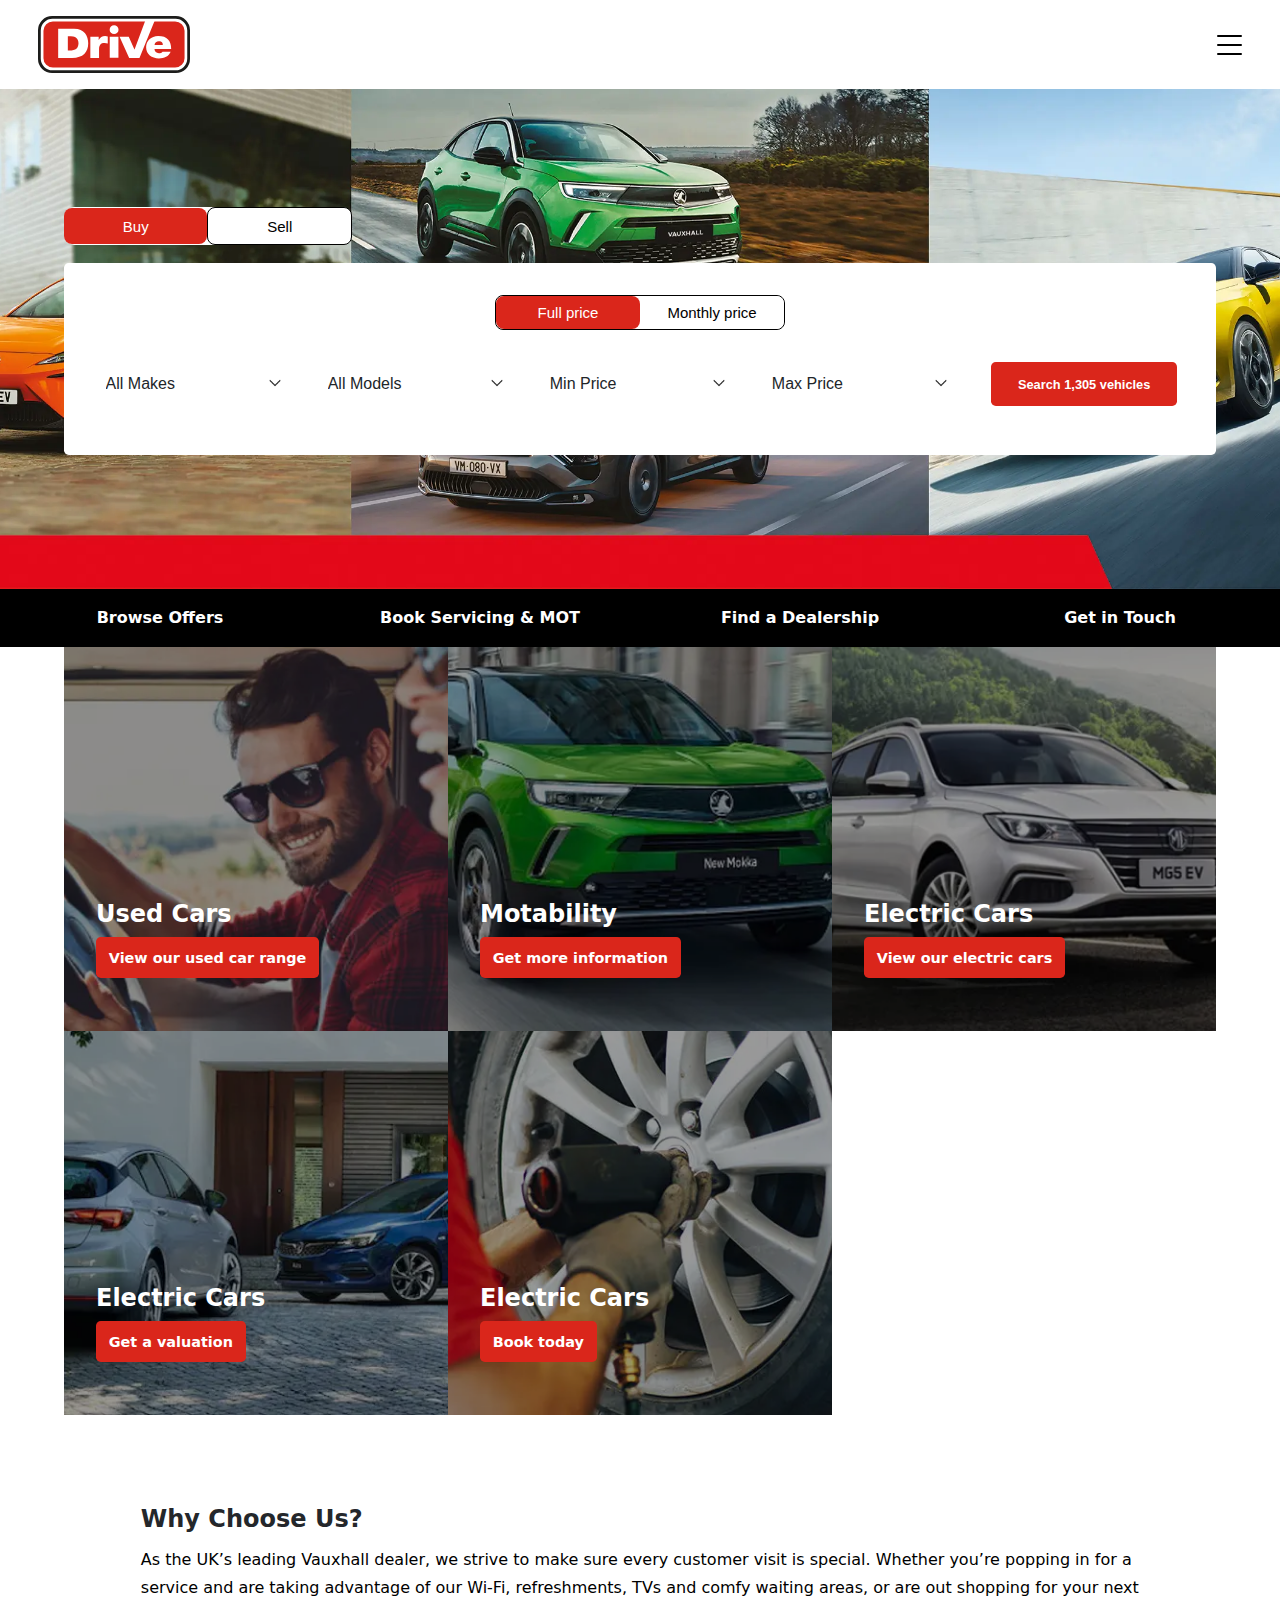
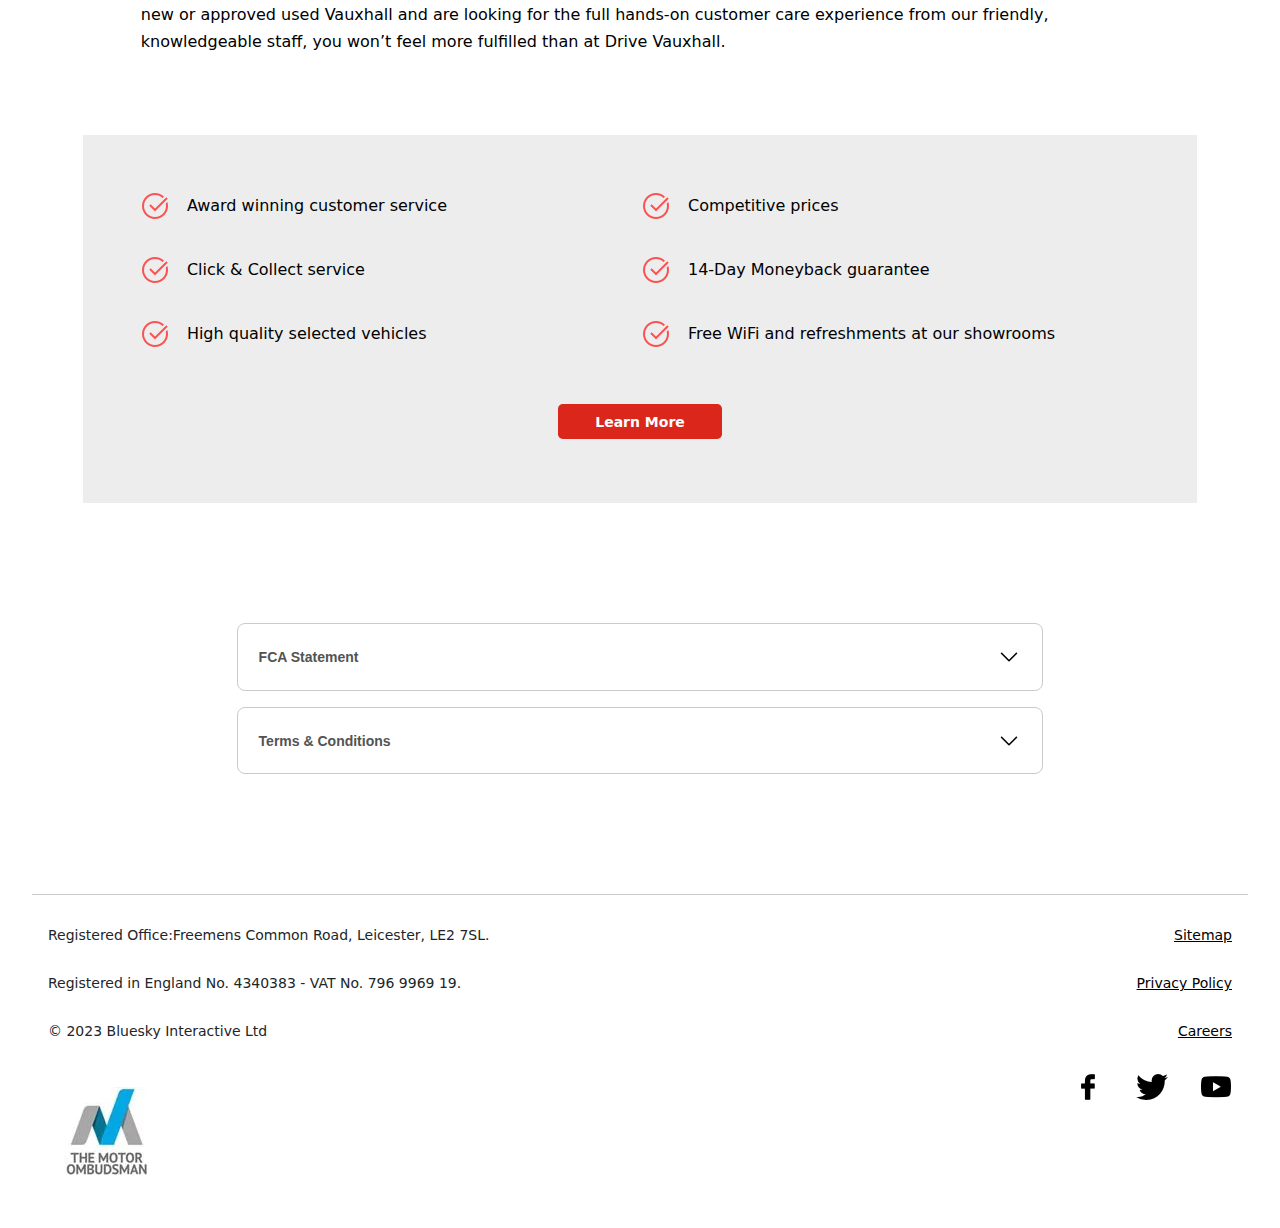
<file: index.html>
<!DOCTYPE html>
<html lang="en">
<head>
    <meta charset="UTF-8">
    <meta http-equiv="X-UA-Compatible" content="IE=edge">
    <meta name="viewport" content="width=device-width, initial-scale=1.0">
    <link rel="stylesheet" href="../assets/styles/header.css">
    <link rel="stylesheet" href="../assets/styles/index.css">
    <link rel="stylesheet" href="../assets/styles/footer.css">
    <title>Document</title>
</head>
<body>
    

    <header>
        <img class="logo" src="./assets/images/drive-logo.svg" alt="">
        <div class="hamburger" onclick="openMenu()">
            <div class="bar-1"></div>
            <div class="bar-1 bar-2"></div>
            <div class="bar-1 bar-3"></div>
          </div>
       
    
    </header>


    <section class="hero">
        <div class="hero-overlay">
            <div class="car-make-img-wrapper">
        <img src="../assets/images/vauxhall-logo.png" alt="">
        <img src="../assets/images/citroen-logo-22.webp" alt="">
        <img src="../assets/images/mg-logo-new.png" alt="">
        <img src="../assets/images/drive-direct.webp" alt="">
    </div>
          
<div class="car-search-form">
<div class="buy-sell-wrapper">
<button class="buy-btn">Buy</button>
<button class="sell-btn">Sell</button>
</div>

<div class="price-wrapper">
    <button>Full price</button>
    <button class="monthly-price-btn">Monthly price</button>
    </div>

    <form class="grid-1-4" action="#">

<div class="grid-items">

       
        <select id="cars" name="cars" class="options-wrapper">
          <option class="options" value="volvo">All Makes</option>
          <option class="options" value="saab">Saab</option>
          <option class="options" value="fiat">Fiat</option>
          <option class="options" value="audi">Audi</option>
        </select>
    </div>

    <div class="grid-items">
        
        <select id="cars" name="cars" class="options-wrapper">
          <option class="options" value="volvo">All Models</option>
          <option class="options" value="saab">Saab</option>
          <option class="options" value="fiat">Fiat</option>
          <option class="options" value="audi">Audi</option>
        </select>
    </div>

        <div class="grid-items">

       
        <select id="cars" name="cars" class="options-wrapper">
          <option class="options" value="volvo">Min Price</option>
          <option class="options" value="saab">Saab</option>
          <option class="options" value="fiat">Fiat</option>
          <option class="options" value="audi">Audi</option>
        </select>
    </div>

        <div class="grid-items">
        
        <select id="cars" name="cars" class="options-wrapper">
          <option class="options" value="volvo">Max Price</option>
          <option class="options" value="saab">Saab</option>
          <option class="options" value="fiat">Fiat</option>
          <option class="options" value="audi">Audi</option>
        </select>
       
    </div>

    <button class="search-btn">Search 1,305 vehicles</button>
      </form>



</div>

          </div>
        </section>
  

        <section class="grid-1-2-4">

           <a href="#">Browse Offers</a>
            <a href="#">Book Servicing & MOT</a>
        <a href="#">Find a Dealership</a>
        <a href="#">Get in Touch</a>

        </section>
       
      

        <section class="our-services-grid-1-3">


<div class="grid-items">
    <div>
<img src="../assets/images/used-cars-small.webp" alt="">
</div>
<div class="services-title-wrapper">
    <h2>Used Cars</h2>
    <a href="#">View our used car range</a>
    
    </div>
</div>

<div class="grid-items">
<div>
<img src="../assets/images/motability-small.webp" alt="">
</div>
<div class="services-title-wrapper">
    <h2>Motability</h2>
    <a href="#">Get more information</a>
</div>
</div>

<div class="grid-items">
<img src="../assets/images/electric-cars-small.webp" alt="">
<div class="services-title-wrapper">
    <h2>Electric Cars</h2>
    <a href="#">View our electric cars</a>
</div>
</div>

<div class="grid-items">
    <img src="../assets/images/part-ex-small.webp" alt="">
    <div class="services-title-wrapper">
        <h2>Electric Cars</h2>
        <a href="#">Get a valuation</a>
    </div>
    </div>

    <div class="grid-items">
        <img src="../assets/images/service-small.webp" alt="">
        <div class="services-title-wrapper">
            <h2>Electric Cars</h2>
            <a href="#">Book today</a>
        </div>
        </div>

        </section>

        <section>

        <div class="why-us-wrapper">  
<h2>Why Choose Us?</h2>
<p>As the UK’s leading Vauxhall dealer, we strive to make sure every customer visit is special. Whether you’re popping in for a service and are taking advantage of our Wi-Fi, refreshments, TVs and comfy waiting areas, or are out shopping for your next new or approved used Vauxhall and are looking for the full hands-on customer care experience from our friendly, knowledgeable staff, you won’t feel more fulfilled than at Drive Vauxhall.</p>
</div>  

<div class="bullet-points-wrapper">

<ul class="bullet-points-grid-1-2">
<li><img src="../assets/images/icons8-checkmark-32.png" alt="">Award winning customer service</li>
<li><img src="../assets/images/icons8-checkmark-32.png" alt="">Competitive prices</li>
<li><img src="../assets/images/icons8-checkmark-32.png" alt="">Click & Collect service</li>
<li><img src="../assets/images/icons8-checkmark-32.png" alt="">14-Day Moneyback guarantee</li>
<li><img src="../assets/images/icons8-checkmark-32.png" alt="">High quality selected vehicles</li>
<li><img src="../assets/images/icons8-checkmark-32.png" alt="">Free WiFi and refreshments at our showrooms</li>



</ul>

<a href="#" class="learn-more-link">Learn More</a>

</div>


        </section>

<div class="read-more-wrapper">
<button>FCA Statement <img src="../assets/images/down-arrow.png" alt=""></button>
<button>Terms & Conditions <img src="../assets/images/down-arrow.png" alt=""></button>
</div>


<footer>
<ul>
    <li>Registered Office:Freemens Common Road, Leicester, LE2 7SL.</li>
    <li>Registered in England No. 4340383 - VAT No. 796 9969 19.</li>
    <li>© 2023 Bluesky Interactive Ltd</li>
    <li><img src="../assets/images/motor-ombudsman-logo.webp" alt=""></li>
</ul>

<ul class="site-map-wrapper">
    <li><a href="">Sitemap</a></li>
    <li><a href="">Privacy Policy</a></li>
    <li><a href="">Careers</a></li>
    <li class="social-icons"><a href=""><img src="../assets/images/facebook.png" alt=""></a><a href=""><img src="../assets/images/twitter.png" alt=""></a><a href=""><img src="../assets/images/youtube.png" alt=""> </a> </li>
</ul>

</footer>



</body>
</html>
</file>
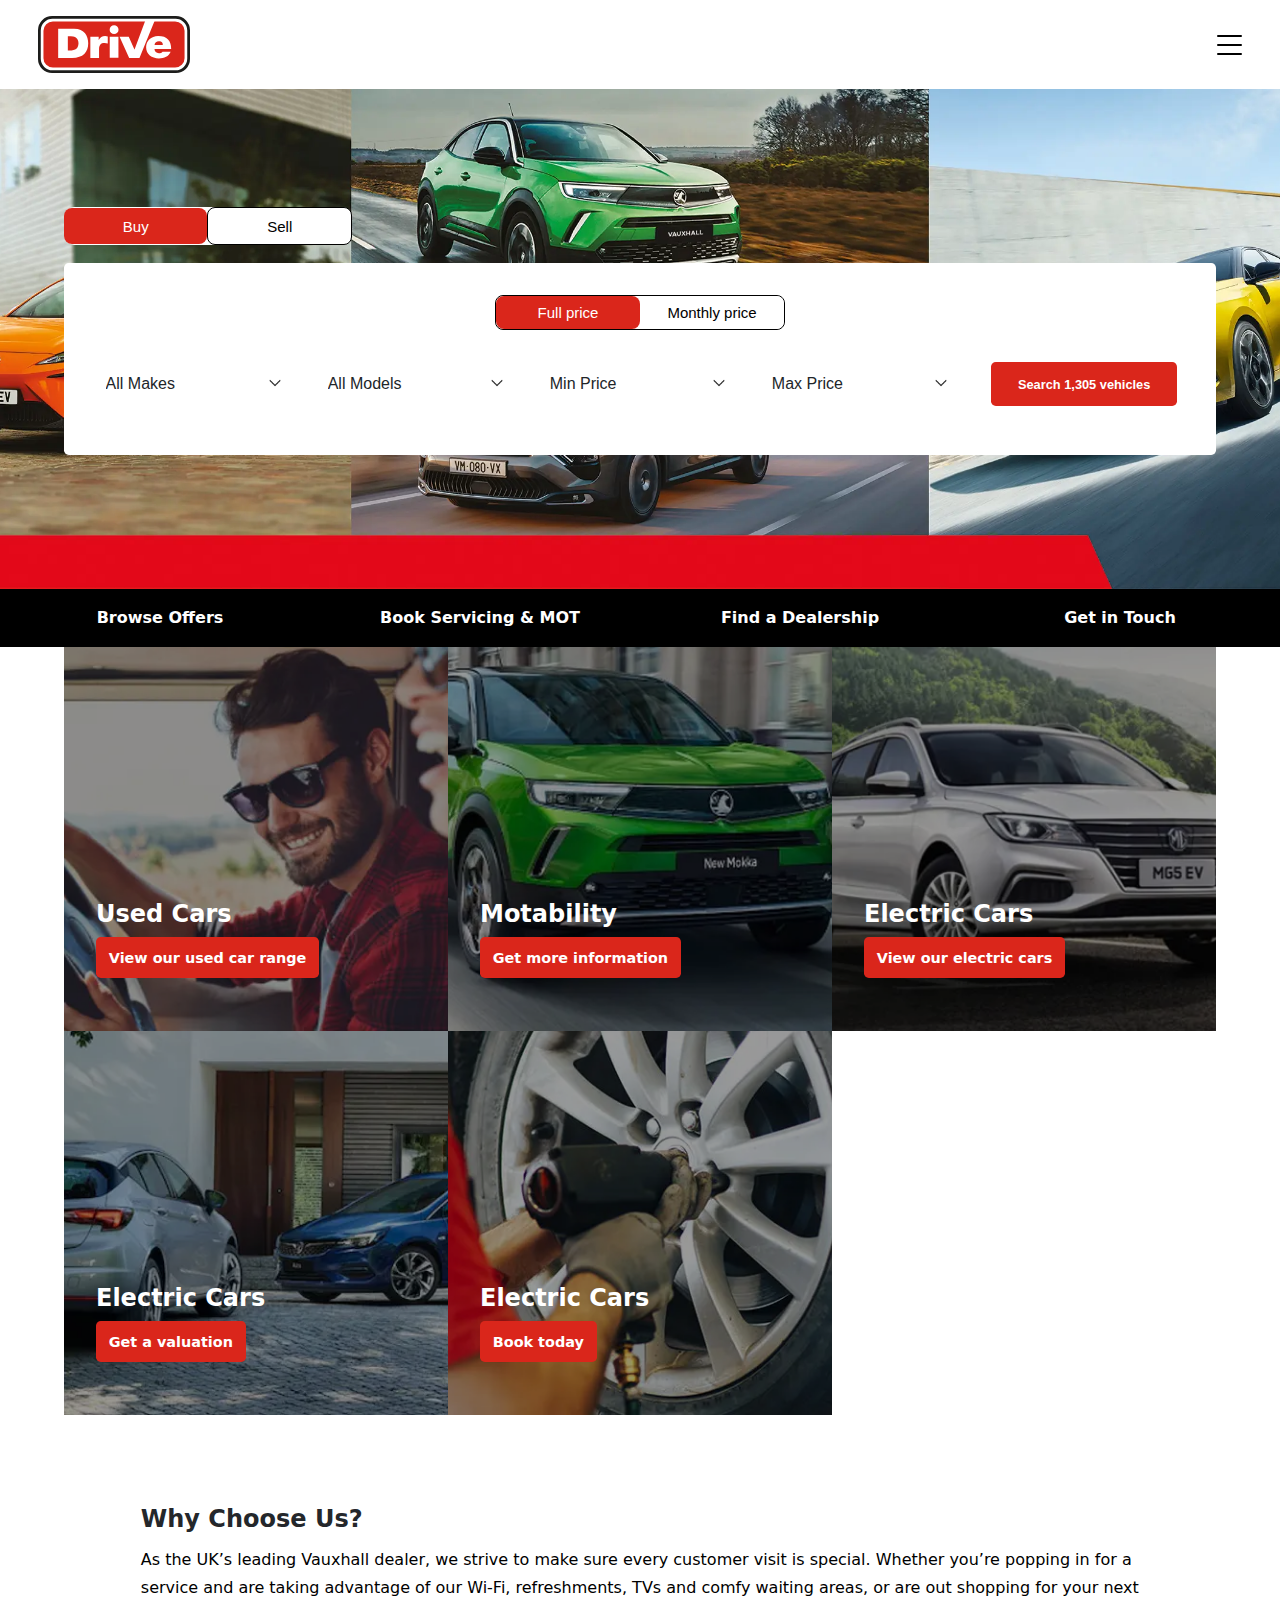
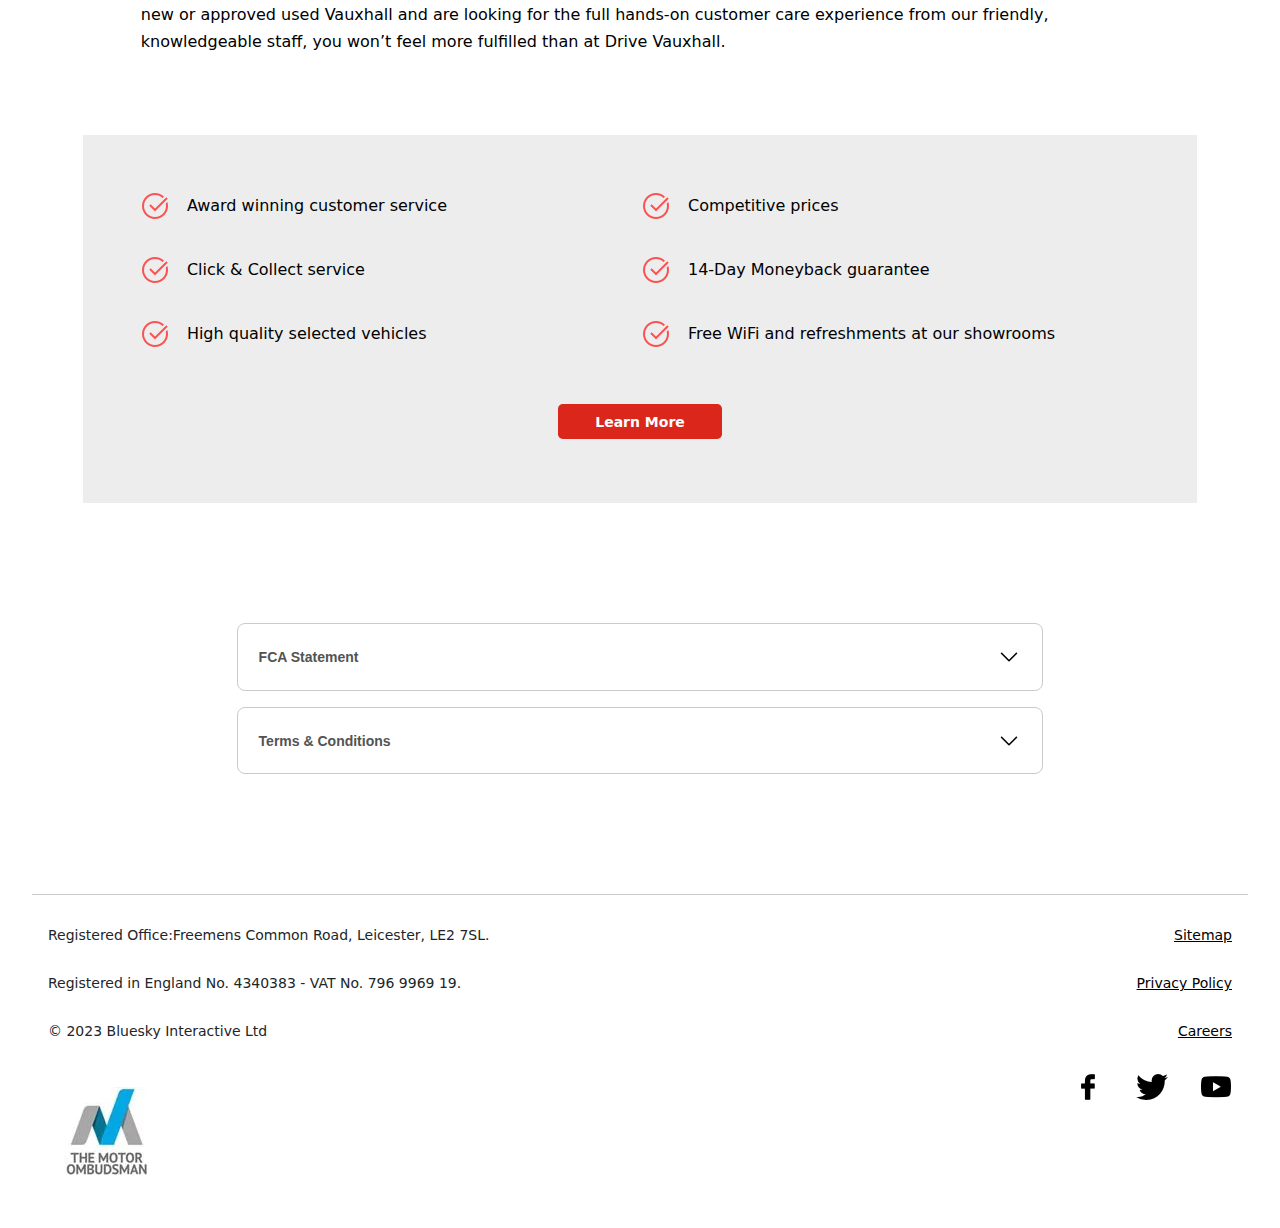
<file: assets/index.html>
<!DOCTYPE html>
<html lang="en">
<head>
    <meta charset="UTF-8">
    <meta http-equiv="X-UA-Compatible" content="IE=edge">
    <meta name="viewport" content="width=device-width, initial-scale=1.0">
    <link rel="stylesheet" href="../assets/styles/header.css">
    <link rel="stylesheet" href="../assets/styles/index.css">
    <link rel="stylesheet" href="../assets/styles/footer.css">
    <title>Document</title>
</head>
<body>
    

    <header>
        <img class="logo" src="./images/drive-logo.svg" alt="">
        <div class="hamburger" onclick="openMenu()">
            <div class="bar-1"></div>
            <div class="bar-1 bar-2"></div>
            <div class="bar-1 bar-3"></div>
          </div>
       
    
    </header>


    <section class="hero">
        <div class="hero-overlay">
            <div class="car-make-img-wrapper">
        <img src="../assets/images/vauxhall-logo.png" alt="">
        <img src="../assets/images/citroen-logo-22.webp" alt="">
        <img src="../assets/images/mg-logo-new.png" alt="">
        <img src="../assets/images/drive-direct.webp" alt="">
    </div>
          
<div class="car-search-form">
<div class="buy-sell-wrapper">
<button class="buy-btn">Buy</button>
<button class="sell-btn">Sell</button>
</div>

<div class="price-wrapper">
    <button>Full price</button>
    <button class="monthly-price-btn">Monthly price</button>
    </div>

    <form class="grid-1-4" action="#">

<div class="grid-items">

       
        <select id="cars" name="cars" class="options-wrapper">
          <option class="options" value="volvo">All Makes</option>
          <option class="options" value="saab">Saab</option>
          <option class="options" value="fiat">Fiat</option>
          <option class="options" value="audi">Audi</option>
        </select>
    </div>

    <div class="grid-items">
        
        <select id="cars" name="cars" class="options-wrapper">
          <option class="options" value="volvo">All Models</option>
          <option class="options" value="saab">Saab</option>
          <option class="options" value="fiat">Fiat</option>
          <option class="options" value="audi">Audi</option>
        </select>
    </div>

        <div class="grid-items">

       
        <select id="cars" name="cars" class="options-wrapper">
          <option class="options" value="volvo">Min Price</option>
          <option class="options" value="saab">Saab</option>
          <option class="options" value="fiat">Fiat</option>
          <option class="options" value="audi">Audi</option>
        </select>
    </div>

        <div class="grid-items">
        
        <select id="cars" name="cars" class="options-wrapper">
          <option class="options" value="volvo">Max Price</option>
          <option class="options" value="saab">Saab</option>
          <option class="options" value="fiat">Fiat</option>
          <option class="options" value="audi">Audi</option>
        </select>
       
    </div>

    <button class="search-btn">Search 1,305 vehicles</button>
      </form>



</div>

          </div>
        </section>
  

        <section class="grid-1-2-4">

           <a href="#">Browse Offers</a>
            <a href="#">Book Servicing & MOT</a>
        <a href="#">Find a Dealership</a>
        <a href="#">Get in Touch</a>

        </section>
       
      

        <section class="our-services-grid-1-3">


<div class="grid-items">
    <div>
<img src="../assets/images/used-cars-small.webp" alt="">
</div>
<div class="services-title-wrapper">
    <h2>Used Cars</h2>
    <a href="#">View our used car range</a>
    
    </div>
</div>

<div class="grid-items">
<div>
<img src="../assets/images/motability-small.webp" alt="">
</div>
<div class="services-title-wrapper">
    <h2>Motability</h2>
    <a href="#">Get more information</a>
</div>
</div>

<div class="grid-items">
<img src="../assets/images/electric-cars-small.webp" alt="">
<div class="services-title-wrapper">
    <h2>Electric Cars</h2>
    <a href="#">View our electric cars</a>
</div>
</div>

<div class="grid-items">
    <img src="../assets/images/part-ex-small.webp" alt="">
    <div class="services-title-wrapper">
        <h2>Electric Cars</h2>
        <a href="#">Get a valuation</a>
    </div>
    </div>

    <div class="grid-items">
        <img src="../assets/images/service-small.webp" alt="">
        <div class="services-title-wrapper">
            <h2>Electric Cars</h2>
            <a href="#">Book today</a>
        </div>
        </div>

        </section>

        <section>

        <div class="why-us-wrapper">  
<h2>Why Choose Us?</h2>
<p>As the UK’s leading Vauxhall dealer, we strive to make sure every customer visit is special. Whether you’re popping in for a service and are taking advantage of our Wi-Fi, refreshments, TVs and comfy waiting areas, or are out shopping for your next new or approved used Vauxhall and are looking for the full hands-on customer care experience from our friendly, knowledgeable staff, you won’t feel more fulfilled than at Drive Vauxhall.</p>
</div>  

<div class="bullet-points-wrapper">

<ul class="bullet-points-grid-1-2">
<li><img src="../assets/images/icons8-checkmark-32.png" alt="">Award winning customer service</li>
<li><img src="../assets/images/icons8-checkmark-32.png" alt="">Competitive prices</li>
<li><img src="../assets/images/icons8-checkmark-32.png" alt="">Click & Collect service</li>
<li><img src="../assets/images/icons8-checkmark-32.png" alt="">14-Day Moneyback guarantee</li>
<li><img src="../assets/images/icons8-checkmark-32.png" alt="">High quality selected vehicles</li>
<li><img src="../assets/images/icons8-checkmark-32.png" alt="">Free WiFi and refreshments at our showrooms</li>



</ul>

<a href="#" class="learn-more-link">Learn More</a>

</div>


        </section>

<div class="read-more-wrapper">
<button>FCA Statement <img src="../assets/images/down-arrow.png" alt=""></button>
<button>Terms & Conditions <img src="../assets/images/down-arrow.png" alt=""></button>
</div>


<footer>
<ul>
    <li>Registered Office:Freemens Common Road, Leicester, LE2 7SL.</li>
    <li>Registered in England No. 4340383 - VAT No. 796 9969 19.</li>
    <li>© 2023 Bluesky Interactive Ltd</li>
    <li><img src="../assets/images/motor-ombudsman-logo.webp" alt=""></li>
</ul>

<ul class="site-map-wrapper">
    <li><a href="">Sitemap</a></li>
    <li><a href="">Privacy Policy</a></li>
    <li><a href="">Careers</a></li>
    <li class="social-icons"><a href=""><img src="../assets/images/facebook.png" alt=""></a><a href=""><img src="../assets/images/twitter.png" alt=""></a><a href=""><img src="../assets/images/youtube.png" alt=""> </a> </li>
</ul>

</footer>



</body>
</html>
</file>
<file: assets/styles/header.css>
body {
    margin:0;
    font-family:system-ui;
   
}


header {
  display: flex;
  justify-content: space-between;
  align-items: center;
  padding-left: 3%;
  padding-right: 3%;
  padding-top: 1rem;
  padding-bottom: 1rem;
}

.logo {
  width: 9.5rem;
  
}


/*hamburger container*/
.hamburger {
  cursor: pointer;
  text-align: center;
}

/*hamburger bars created with css*/
.hamburger .bar-1 {
  display: block;
  width: 25px;
  height: 2px;
  background-color: #000;
  margin: 7px;
  margin-right: 0;
  transition: 0.2s ease;
  border-radius: 2px;
}
</file>
<file: assets/styles/index.css>
.hero {
  display: flex;
  justify-content: center;
  align-items: center;
  background: url(../images/mobile.webp);
  width: 100%;
  height: 780px;
  background-position: center;
  background-repeat: no-repeat;
  background-size: cover;
}

.hero .hero-overlay {
  position: absolute;
  left: 0;

  width: 100%;
  margin-top: 3.6rem;
}

.hero .car-make-img-wrapper {
  display: grid;
  grid-template-columns: 1fr 1fr 1fr;
  justify-items: center;
  width: 85%;
  margin: auto;
  padding: 1rem;
  border-radius: 1rem;
  max-width: 515px;
  background-color: white;
}

.hero .car-make-img-wrapper img {
  width: 40%;
}

.car-search-form {
  width: 100%;
  margin: auto;
  margin-top: 1.5rem;
  background-color: #fff;
  border-radius: 0.3rem;
  padding-top: 2rem;
  max-width: 550px;
}

.car-search-form .buy-sell-wrapper {
  display: flex;
  justify-content: space-evenly;
  width: 90%;
  margin: auto;
}

.car-search-form .buy-sell-wrapper button {
  width: 48%;
  padding: 1rem;
  background-color: #da261b;
  font-size: 15px;
  font-weight: 400;
  border: none;
  border-radius: 0.5rem;
  color: #fff;
  text-align: center;
  margin: auto;
  cursor: pointer;
}

.car-search-form .buy-sell-wrapper .sell-btn {
  background-color: #fff;
  color: black;
  border: 1px solid black;
}

.car-search-form .price-wrapper {
  display: flex;
  justify-content: center;
  width: 90%;
  border: 1px solid black;
  border-radius: 0.5rem;
  margin: auto;
  margin-top: 2rem;
}

.car-search-form .price-wrapper button {
  width: 50%;
  padding-top: 0.5rem;
  padding-bottom: 0.5rem;
  background-color: #da261b;
  border: none;
  border-radius: 0.5rem;
  font-size: 15px;
  font-weight: 400;
  color: #fff;
  text-align: center;
  margin: auto;
  cursor: pointer;
}

.car-search-form .price-wrapper .monthly-price-btn {
  background-color: #fff;
  color: black;
}

.grid-1-4 {
  display: grid;
  grid-template-columns: 1fr;
  text-align: center;
  width: 90%;
  margin: auto;
  margin-top: 2rem;
  gap: 1rem;
  padding-bottom: 2rem;
}

.grid-1-4 .grid-items {
}

.grid-1-4 .grid-items .options-wrapper {
  display: flex;
  width: 100%;

  border: none;
  border-radius: 0.25em;
  padding: 0.8rem;
  font-size: 16px;
  color: #212529;
  cursor: pointer;
  appearance: none;
  background: url(../images/down-arrow.png);
  background-position: calc(100% - 1rem) center;
  background-repeat: no-repeat;
  background-size: 1rem;
}

.grid-1-4 .search-btn {
  width: 90%;
  font-size: 0.9rem;
  font-weight: 600;
  padding: 0.9rem;
  border-radius: 0.3rem;
  background-color: #da261b;
  border: none;
  color: #fff;
  text-align: center;
  margin: auto;
  cursor: pointer;
}

.grid-1-2-4 {
  display: grid;
  grid-template-columns: 1fr;
  text-align: center;
  width: 100%;
  margin: auto;
}

.grid-1-2-4 a {
  text-decoration: none;
  background-color: rgb(0, 0, 0);
  color: #fff;
  padding: 1.2rem;
  font-size: 16px;
  font-weight: 600;
  border-bottom: 1px solid #fff;
}

.our-services-grid-1-3 {
  display: grid;

  grid-template-columns: 1fr;
  grid-template-rows: auto;
  text-align: center;
  width: 100%;

  margin: auto;
}

.our-services-grid-1-3 .grid-items {
  position: relative;
  width: 100%;
  height: 100%;
}

.our-services-grid-1-3 .grid-items img {
  filter: brightness(60%);
  width: 100%;
  height: 100%;
}

.our-services-grid-1-3 .grid-items .services-title-wrapper {
  position: absolute;
  bottom: 4rem;
  left: 2rem;
  text-align: left;
}

.our-services-grid-1-3 .grid-items .services-title-wrapper a {
  font-size: 0.9rem;
  font-weight: 600;
  padding: 0.8rem;
  border-radius: 0.3rem;
  background-color: #da261b;
  border: none;
  color: #fff;
  text-align: center;
  margin: auto;
  cursor: pointer;
  text-decoration: none;
}

.our-services-grid-1-3 .grid-items .services-title-wrapper h2 {
  color: #fff;
  font-weight: 600;
  font-size: 1.265;
}

.why-us-wrapper {
  width: 90%;
  margin: auto;
  margin-top: 5rem;
  margin-bottom: 5rem;
  line-height: 1rem;
}

.why-us-wrapper h2 {
  font-weight: 600;
  color: #24272b;
}

.why-us-wrapper p {
  line-height: 1.7rem;
}

.bullet-points-wrapper {
  display: flex;
  flex-direction: column;
  background-color: #ededed;
}

.bullet-points-grid-1-2 {
  display: grid;

  grid-template-columns: 1fr;

  background-color: #ededed;
  width: 90%;
  margin: auto;

  list-style-type: none;
  padding: 0;

  padding-top: 2.4rem;
  padding-bottom: 2.4rem;
}

.bullet-points-grid-1-2 li {
  display: flex;
  align-items: center;

  padding-top: 1rem;
  padding-bottom: 1rem;
}

.bullet-points-grid-1-2 li img {
  margin-right: 1rem;
}

.bullet-points-grid-1-2 li img {
  margin-right: 1rem;
}

.bullet-points-wrapper .learn-more-link {
  text-decoration: none;

  padding: 0.6rem;
  border-radius: 0.3rem;
  font-size: 14px;
  font-weight: 600;
  background-color: #da261b;
  border: none;
  color: #fff;
  text-align: center;
  width: 9rem;
  margin: auto;

  margin-bottom: 4rem;
  cursor: pointer;
}

.read-more-wrapper {
  display: flex;
  flex-direction: column;
  margin: auto;
  padding-top: 7rem;
  padding-bottom: 7rem;
  width: 95%;
}

.read-more-wrapper button {
  display: flex;
  justify-content: space-between;
  align-items: center;
  width: 90%;
  margin: auto;
  padding: 1.3rem;
  margin-top: 0.5rem;
  margin-bottom: 0.5rem;
  background-color: #fff;
  border-radius: 0.5rem;
  border: 1px solid rgb(202, 202, 202);
  color: #535353;
  font-size: 14px;
  font-weight: 600;
}

@media screen and (min-width: 565px) {
  .grid-1-2-4 {
    grid-template-columns: 1fr 1fr;
  }

  .grid-1-2-4 a {
    border: none;
  }

  .why-us-wrapper {
    width: 80%;
  }

  .bullet-points-grid-1-2 {
    width: 85%;
  }

  .read-more-wrapper {
    width: 80%;
  }
}

@media screen and (min-width: 765px) {
  .hero .car-make-img-wrapper {
    display: none;
  }

  .hero {
    background: url(../images/desktop.webp);

    height: 600px;
  }

  .hero .hero-overlay {
    margin-top: 1rem;
  }

  .car-search-form {
    max-width: 90%;
  }

  .our-services-grid-1-3 {
    grid-template-columns: 1fr 1fr 1fr;
  }

  .our-services-grid-1-3 .grid-items {
    aspect-ratio: 1 / 1;
  }

  .our-services-grid-1-3 .grid-items img {
    aspect-ratio: 1 / 1;
    object-fit: cover;
  }

  .why-us-wrapper {
    width: 90%;
  }

  .bullet-points-grid-1-2 {
    grid-template-columns: 1fr 1fr;
    width: 90%;
  }

  .read-more-wrapper {
    width: 70%;
  }
}

@media screen and (min-width: 990px) {
  .hero {
    background: url(../images/desktop.webp);

    height: 650px;
    background-position: center;
    background-repeat: no-repeat;
    background-size: cover;
  }

  .car-search-form {
    max-width: 95%;
    height: 340px;
    margin-top: 8rem;
  }

  .car-search-form .buy-sell-wrapper {
    position: relative;

    width: 25rem;
  }

  .grid-1-4 {
    grid-template-columns: 1fr 1fr;
  }

  .grid-1-2-4 {
    grid-template-columns: 1fr 1fr 1fr 1fr;
  }

  .our-services-grid-1-3 {
    width: 90%;
  }

  .why-us-wrapper {
    width: 78%;
    margin-top: 6rem;
  }

  .bullet-points-wrapper {
    margin: auto;
    width: 87%;
  }
}

@media screen and (min-width: 1150px) {
  .hero {
    height: 500px;
    background-position: center;
    background-repeat: no-repeat;
    background-size: cover;
  }

  .car-search-form {
    height: 160px;
    margin-top: 1.5rem;
    width: 90%;
  }

  .grid-1-2-4 {
    grid-template-columns: 1fr 1fr 1fr 1fr;
  }

  .car-search-form .buy-sell-wrapper {
    position: absolute;
    top: -2rem;
    left: 5%;
    width: 18rem;
    background-color: white;
    border-radius: 10px;
    justify-content: center;
  }

  .car-search-form .price-wrapper {
    display: flex;
    justify-content: center;
    width: 18rem;
    border: 1px solid black;
    border-radius: 0.5rem;
    margin: auto;
    margin-top: 0;
  }

  .car-search-form .buy-sell-wrapper button {
    width: 100%;
    padding: 0.6rem;
    background-color: #da261b;
    font-size: 15px;
    font-weight: 400;
    border: none;
    border-radius: 0.5rem;
  }

  .grid-1-4 {
    grid-template-columns: 1fr 1fr 1fr 1fr 1fr;
    width: 95%;
    margin: 0;

    margin: auto;
    margin-top: 2rem;
  }

  .grid-1-4 .search-btn {
    font-size: 0.8rem;

    padding-top: 0.8;
    padding-bottom: 0.8;
  }
}
</file>
<file: assets/styles/footer.css>
footer {
  display: grid;
  grid-template-columns: 1fr;
  width: 95%;
  margin: auto;
  border-top: 1px solid rgb(202, 202, 202);
}

footer ul {
  list-style-type: none;
  padding: 0;
}

footer ul li {
  color: #212529;
  font-size: 14px;

  padding: 1rem;
}

footer ul li a {
  color: black;
}

footer ul li img {
  padding: 1rem;
}

footer ul .social-icons {
  text-align: center;
  width: 100%;
  padding: 0;
}

@media screen and (min-width: 765px) {
  footer {
    grid-template-columns: 1fr 1fr;
  }
  .site-map-wrapper {
    text-align: right;
  }

  footer ul .social-icons {
    text-align: right;
  }
}
</file>
